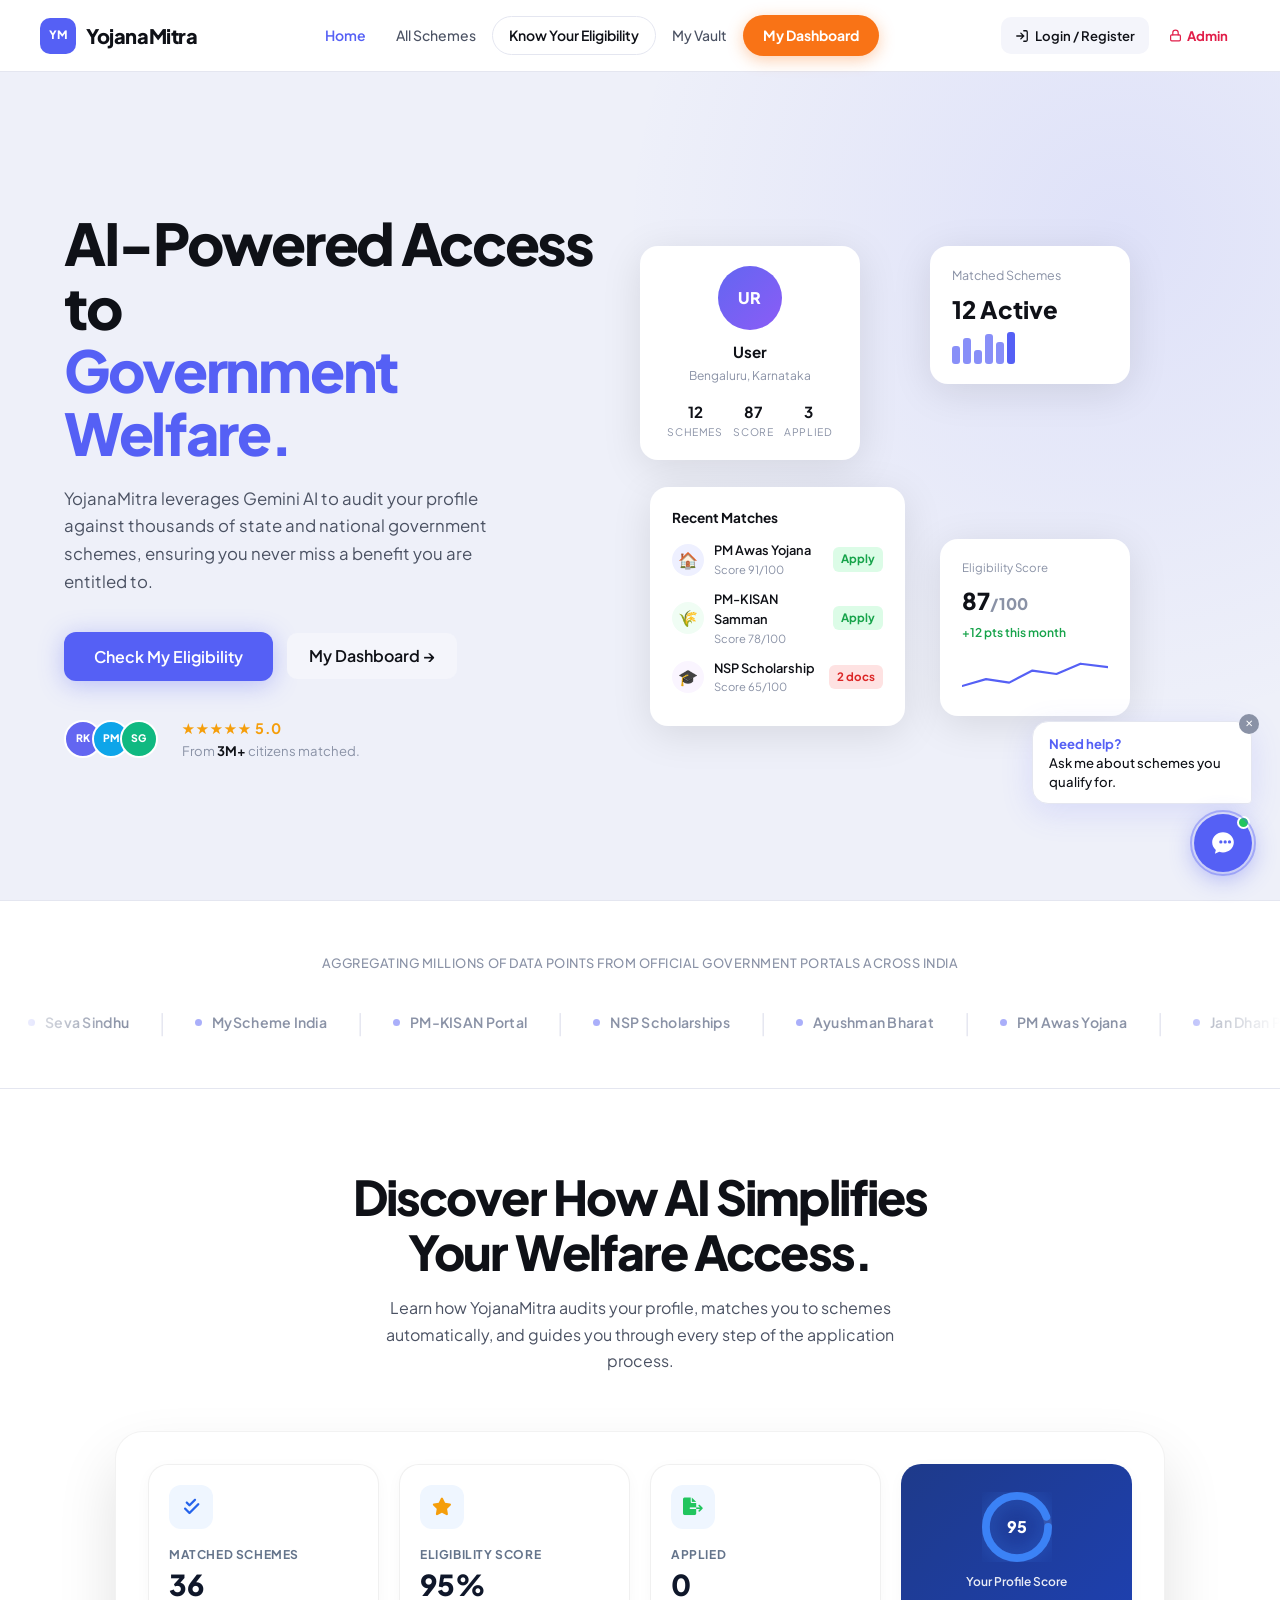
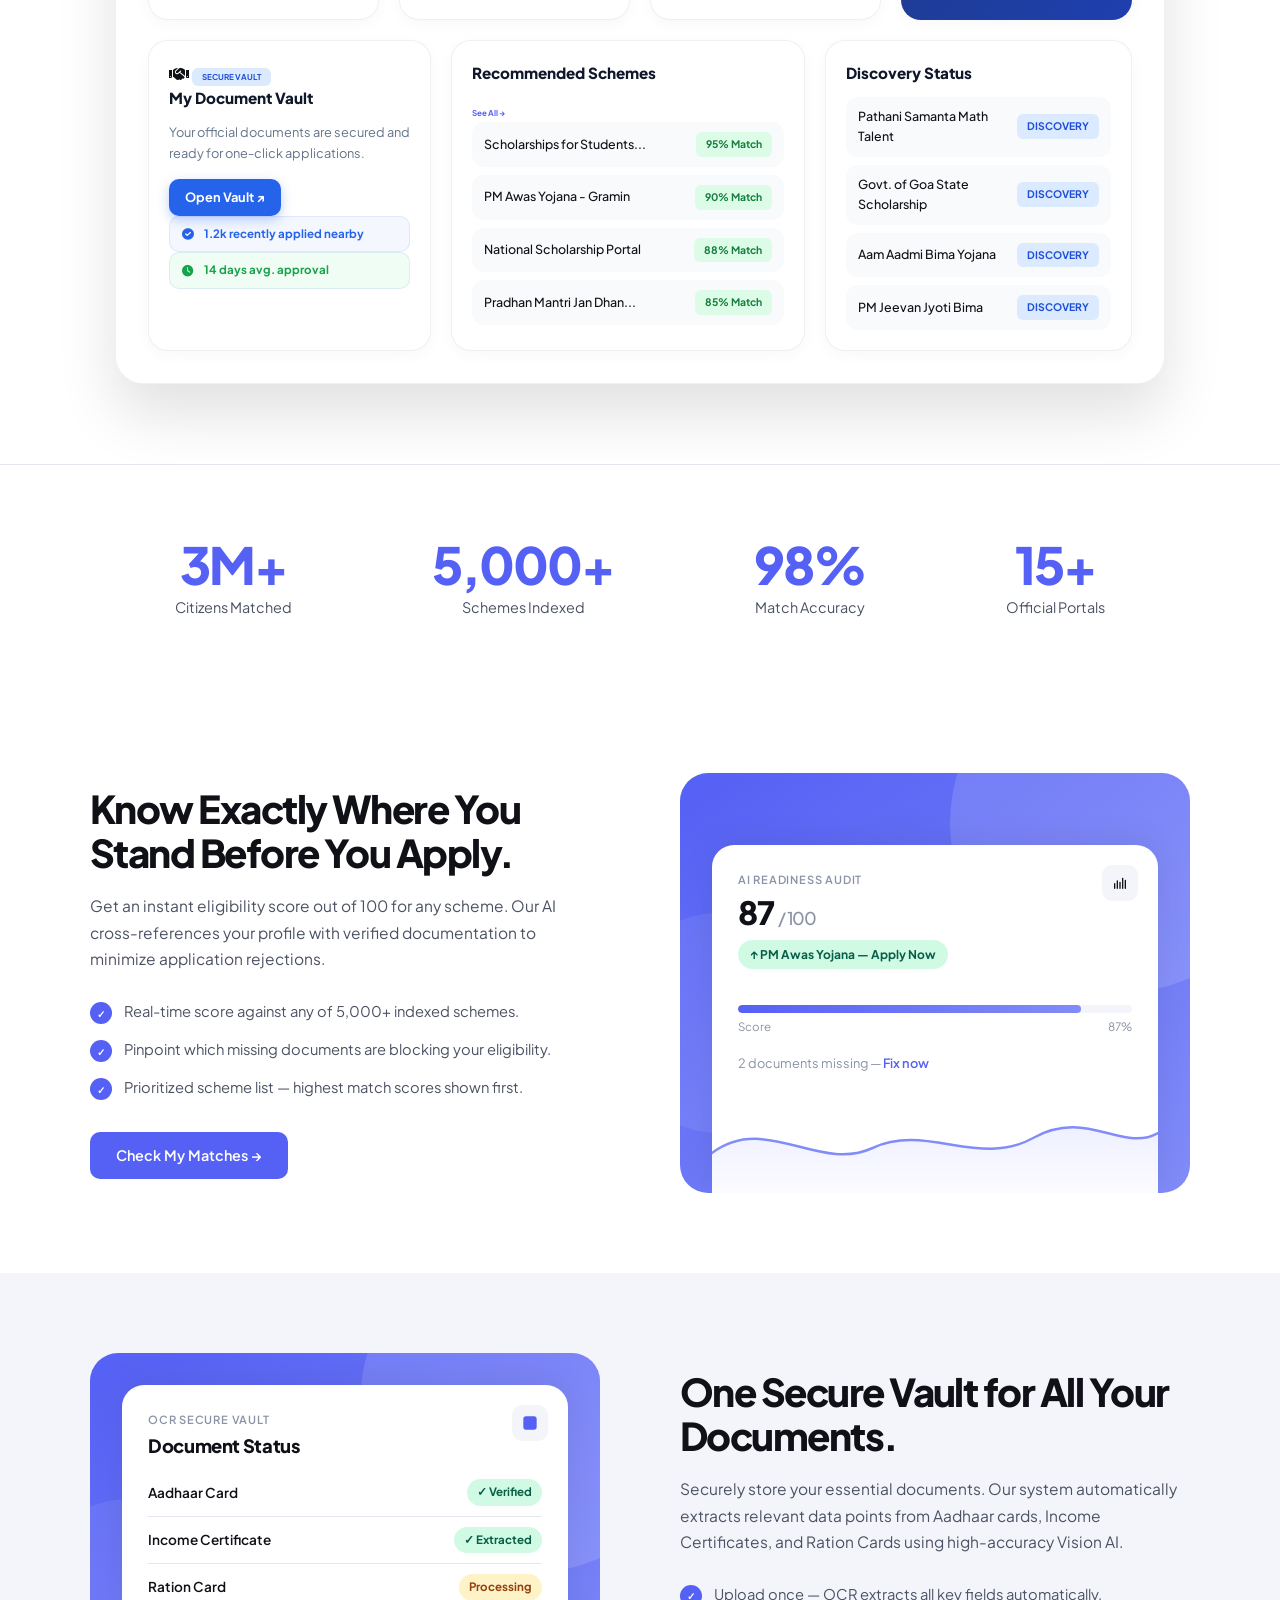
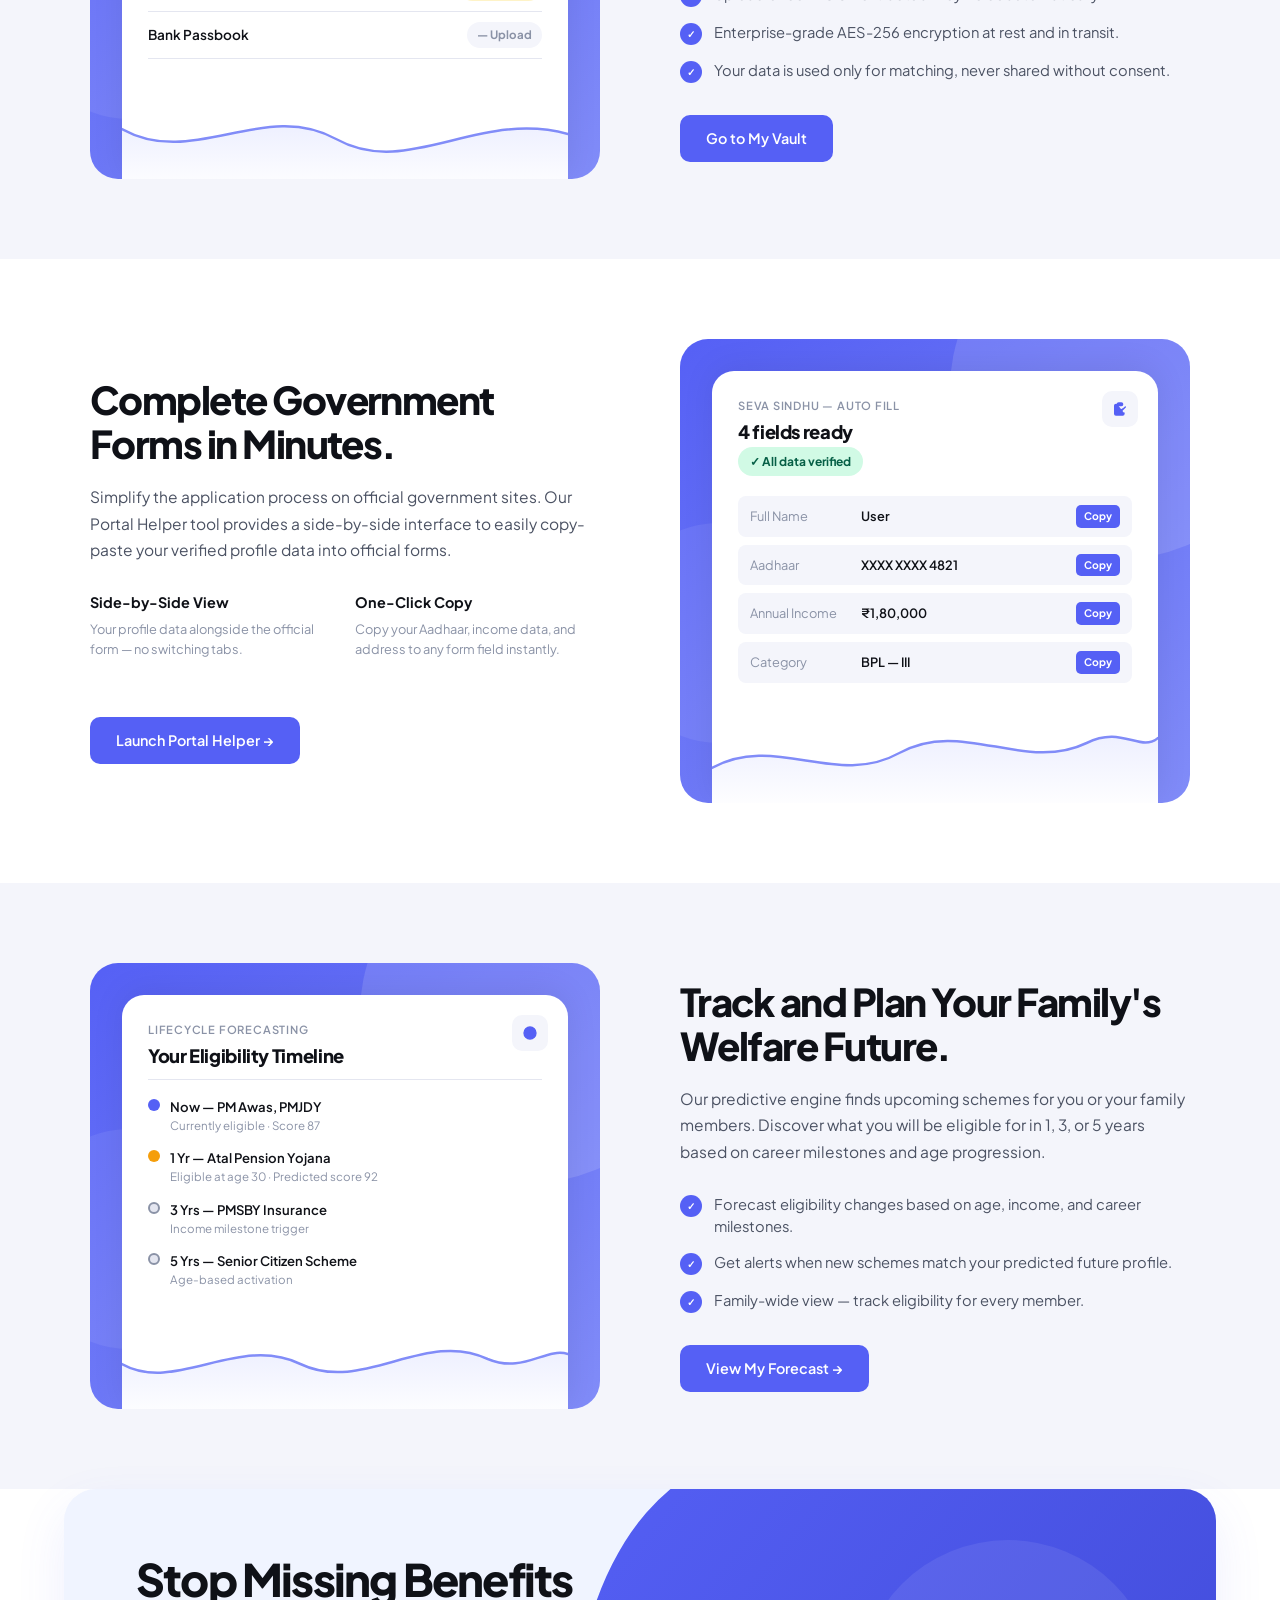
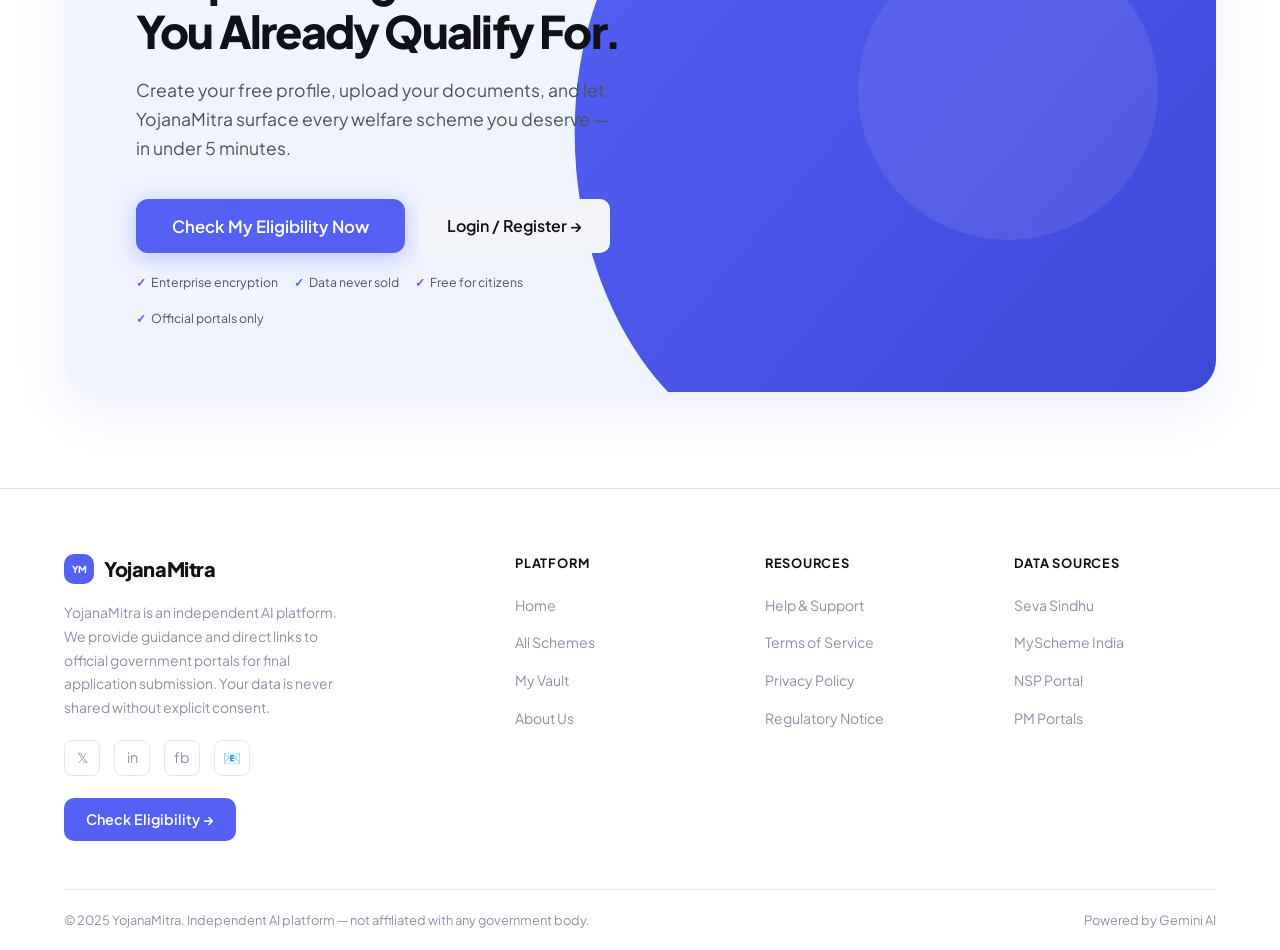
<file: static/index.html>
<!DOCTYPE html>
<html lang="en">
<head>
<meta charset="UTF-8" />
<meta name="viewport" content="width=device-width, initial-scale=1.0" />
<title>YojanaMitra — AI-Powered Access to Government Welfare</title>
<link rel="preconnect" href="https://fonts.googleapis.com" />
<link rel="preconnect" href="https://fonts.gstatic.com" crossorigin />
<link href="https://fonts.googleapis.com/css2?family=Plus+Jakarta+Sans:wght@300;400;500;600;700;800&display=swap" rel="stylesheet" />
<link href="https://cdnjs.cloudflare.com/ajax/libs/font-awesome/6.0.0/css/all.min.css" rel="stylesheet" />
 
<style>
/* ─────────────────────────────────────────────────────────────
   ROOT & RESET
───────────────────────────────────────────────────────────── */
*, *::before, *::after { box-sizing: border-box; margin: 0; padding: 0; }
html { scroll-behavior: smooth; }
 
:root {
  --white: #ffffff;
  --bg-page: #f4f5fb;          /* very light lavender-white */
  --bg-hero: #eef0f9;
  --accent: #5560f5;           /* Cluster's signature indigo/blue-purple */
  --accent-dark: #3d47d4;
  --accent-light: #eef0ff;
  --text-dark: #0f1117;
  --text-mid: #4b5263;
  --text-muted: #8a92a6;
  --green: #22c55e;
  --red: #ef4444;
  --border: #e4e6f0;
  --card-bg: #ffffff;
  --radius-sm: 10px;
  --radius: 18px;
  --radius-lg: 24px;
  --font: 'Plus Jakarta Sans', sans-serif;
}
 
body {
  font-family: var(--font);
  background: var(--white);
  color: var(--text-dark);
  overflow-x: hidden;
  font-size: 16px;
  line-height: 1.6;
}

i.fas, i.fa-solid { font-family: "Font Awesome 6 Free" !important; font-weight: 900; }
 
a { text-decoration: none; color: inherit; }
img { max-width: 100%; }
 
/* ─────────────────────────────────────────────────────────────
   HEADER
───────────────────────────────────────────────────────────── */
header {
  position: sticky;
  top: 0; z-index: 200;
  background: rgba(255,255,255,0.92);
  backdrop-filter: blur(16px);
  border-bottom: 1px solid var(--border);
  padding: 0 40px;
  height: 72px;
  display: flex;
  align-items: center;
  justify-content: space-between;
  gap: 12px;
}
 
.logo {
  display: flex; align-items: center; gap: 10px;
  font-weight: 800; font-size: 1.25rem; color: var(--text-dark);
  letter-spacing: -0.02em;
}
.logo-mark {
  width: 36px; height: 36px; border-radius: 10px;
  background: var(--accent);
  display: grid; place-items: center;
  color: white; font-size: 0.72rem; font-weight: 800;
  letter-spacing: -0.5px;
  font-family: var(--font);
}
 
nav { display: flex; align-items: center; gap: 2px; }
nav a {
  padding: 8px 14px;
  border-radius: 8px;
  font-size: 0.875rem; font-weight: 500;
  color: var(--text-mid);
  transition: background 0.18s, color 0.18s;
  white-space: nowrap;
}
nav a:hover { background: var(--bg-page); color: var(--text-dark); }
nav a.active { color: var(--accent); font-weight: 600; }
 
/* outlined nav link — "Know Your Eligibility" style */
nav a.nav-outlined {
  border: 1.5px solid var(--border);
  border-radius: 100px;
  padding: 7px 16px;
  color: var(--text-dark);
  font-weight: 600;
}
nav a.nav-outlined:hover { border-color: var(--accent); color: var(--accent); background: transparent; }
 
/* filled orange CTA — "My Dashboard" style */
nav a.nav-cta {
  background: #f97316;
  color: white;
  border-radius: 100px;
  padding: 9px 20px;
  font-weight: 700;
  font-size: 0.875rem;
  box-shadow: 0 4px 16px rgba(249,115,22,0.35);
}
nav a.nav-cta:hover { background: #ea6a0a; color: white; }
 
.header-actions { display: flex; align-items: center; gap: 8px; flex-shrink: 0; }
 
.lang-switcher {
  display: flex;
  border: 1.5px solid var(--border);
  border-radius: 8px; overflow: hidden;
}
.lang-switcher button {
  background: none; border: none; cursor: pointer;
  font-family: var(--font); font-size: 0.8rem; font-weight: 600;
  padding: 6px 13px; color: var(--text-muted);
  transition: all 0.18s;
}
.lang-switcher button.on { background: var(--accent); color: white; }
 
.btn {
  display: inline-flex; align-items: center; gap: 6px;
  padding: 10px 22px; border-radius: 10px;
  font-family: var(--font); font-size: 0.875rem; font-weight: 600;
  cursor: pointer; border: none; transition: all 0.2s;
}
.btn-ghost { background: var(--bg-page); color: var(--text-dark); }
.btn-ghost:hover { background: var(--border); }
.btn-dark { background: var(--text-dark); color: white; border-radius: 12px; padding: 11px 26px; }
.btn-dark:hover { background: #1e2330; }
.btn-primary { background: var(--accent); color: white; }
.btn-primary:hover { background: var(--accent-dark); }
 
/* ─────────────────────────────────────────────────────────────
   HERO — split layout (text left, floating cards right)
───────────────────────────────────────────────────────────── */
.hero {
  background: var(--bg-hero);
  min-height: calc(100vh - 72px);
  display: grid;
  grid-template-columns: 1fr 1fr;
  align-items: center;
  gap: 0;
  padding: 64px 64px 64px;
  position: relative;
  overflow: hidden;
}
 
/* subtle diagonal swoosh like Cluster */
.hero::before {
  content: '';
  position: absolute;
  width: 900px; height: 900px;
  background: radial-gradient(ellipse at 60% 40%, rgba(85,96,245,0.1) 0%, transparent 65%);
  top: -200px; right: -200px;
  pointer-events: none;
}
 
.hero-left { padding-right: 40px; }
 
.hero-left h1 {
  font-size: clamp(2.6rem, 4.5vw, 3.8rem);
  font-weight: 800;
  line-height: 1.1;
  letter-spacing: -0.04em;
  color: var(--text-dark);
  margin-bottom: 20px;
}
.hero-left h1 span { color: var(--accent); }
 
.hero-left p {
  font-size: 1.05rem;
  color: var(--text-mid);
  font-weight: 400;
  line-height: 1.65;
  max-width: 460px;
  margin-bottom: 36px;
}
 
.hero-cta-row { display: flex; align-items: center; gap: 14px; flex-wrap: wrap; }
.btn-hero {
  background: var(--accent);
  color: white; font-size: 1rem;
  padding: 14px 30px; border-radius: 12px;
  border: none; cursor: pointer; font-family: var(--font); font-weight: 600;
  transition: background 0.2s, transform 0.15s;
  box-shadow: 0 4px 24px rgba(85,96,245,0.35);
}
.btn-hero:hover { background: var(--accent-dark); transform: translateY(-1px); }
 
.hero-rating {
  display: flex; align-items: center; gap: 10px;
  margin-top: 36px;
}
.rating-avatars {
  display: flex;
}
.rating-avatars .av {
  width: 38px; height: 38px; border-radius: 50%;
  border: 2.5px solid white;
  margin-right: -10px;
  font-size: 0.65rem;
  font-weight: 800;
  letter-spacing: 0.02em;
  display: grid; place-items: center;
  overflow: hidden;
  font-family: var(--font);
  color: white;
}
.rating-avatars .av:last-child { margin-right: 0; }
.av-rk { background: #6366f1; }
.av-pm { background: #0ea5e9; }
.av-sg { background: #10b981; }
.rating-info { margin-left: 14px; }
.stars { color: #f59e0b; font-size: 0.9rem; letter-spacing: 1px; }
.rating-text { font-size: 0.82rem; color: var(--text-muted); }
.rating-text strong { color: var(--text-dark); }
 
/* ── HERO RIGHT — floating UI cards ── */
.hero-right {
  position: relative;
  height: 520px;
  display: flex;
  align-items: center;
  justify-content: center;
  max-width: 480px;
}
 
.ui-card {
  background: white;
  border-radius: var(--radius);
  box-shadow: 0 8px 40px rgba(0,0,0,0.10);
  padding: 20px 22px;
  position: absolute;
}
 
/* Profile card — top left area */
.card-profile {
  width: 220px;
  top: 20px; left: 0;
  text-align: center;
  animation: floatA 4s ease-in-out infinite;
}
.card-profile .av-large {
  width: 64px; height: 64px; border-radius: 50%;
  background: linear-gradient(135deg, #6366f1, #8b5cf6);
  margin: 0 auto 10px;
  display: grid; place-items: center;
  font-size: 1rem; font-weight: 800;
  color: white; letter-spacing: 0.03em;
  font-family: var(--font);
}
.card-profile h4 { font-size: 0.95rem; font-weight: 700; margin-bottom: 2px; }
.card-profile .loc { font-size: 0.75rem; color: var(--text-muted); margin-bottom: 14px; }
.profile-stats { display: flex; justify-content: space-around; }
.ps { text-align: center; }
.ps .n { font-size: 0.95rem; font-weight: 700; }
.ps .l { font-size: 0.65rem; color: var(--text-muted); text-transform: uppercase; letter-spacing: 0.06em; }
 
/* Spent card — top right */
.card-spent {
  width: 200px;
  top: 20px; right: -10px;
  animation: floatB 4.5s ease-in-out infinite;
}
.card-spent .label { font-size: 0.78rem; color: var(--text-muted); margin-bottom: 4px; }
.card-spent .amount { font-size: 1.5rem; font-weight: 800; color: var(--text-dark); }
.mini-bars {
  display: flex; align-items: flex-end; gap: 3px; margin-top: 4px;
  height: 32px;
}
.mini-bar {
  width: 8px; border-radius: 3px;
  background: var(--accent);
  opacity: 0.7;
}
 
/* Transfers card — bottom left */
.card-transfers {
  width: 255px;
  bottom: 20px; left: 10px;
  animation: floatC 5s ease-in-out infinite;
}
.card-transfers h5 { font-size: 0.85rem; font-weight: 700; margin-bottom: 12px; }
.transfer-row {
  display: flex; align-items: center; gap: 10px;
  margin-bottom: 10px; font-size: 0.8rem;
}
.transfer-row .t-av {
  width: 32px; height: 32px; border-radius: 50%; flex-shrink: 0;
  display: grid; place-items: center; font-size: 1rem;
}
.t-blue { background: #eef0ff; }
.t-green { background: #f0fdf4; }
.t-purple { background: #faf5ff; }
.transfer-row .t-info { flex: 1; }
.transfer-row .t-name { font-weight: 600; font-size: 0.8rem; }
.transfer-row .t-time { font-size: 0.7rem; color: var(--text-muted); }
.tag-pos { background: #dcfce7; color: #16a34a; font-size: 0.72rem; font-weight: 700; padding: 3px 8px; border-radius: 6px; }
.tag-neg { background: #fee2e2; color: #dc2626; font-size: 0.72rem; font-weight: 700; padding: 3px 8px; border-radius: 6px; }
 
/* Earnings card — bottom right */
.card-earnings {
  width: 190px;
  bottom: 30px; right: -10px;
  animation: floatD 3.8s ease-in-out infinite;
}
.card-earnings .label { font-size: 0.72rem; color: var(--text-muted); margin-bottom: 4px; }
.card-earnings .amount { font-size: 1.45rem; font-weight: 800; }
.card-earnings .change { font-size: 0.75rem; color: #16a34a; font-weight: 600; margin: 4px 0 10px; }
.mini-line {
  width: 100%; height: 44px;
  background: none;
  position: relative;
  overflow: visible;
}
.mini-line svg { width: 100%; height: 100%; }
 
@keyframes floatA { 0%,100%{transform:translateY(0)} 50%{transform:translateY(-10px)} }
@keyframes floatB { 0%,100%{transform:translateY(0)} 50%{transform:translateY(-14px)} }
@keyframes floatC { 0%,100%{transform:translateY(0)} 50%{transform:translateY(-8px)} }
@keyframes floatD { 0%,100%{transform:translateY(0)} 50%{transform:translateY(-12px)} }
 
/* ── Google Translate widget overrides ── */
#google_translate_element { display: flex; align-items: center; }
#google_translate_element .goog-te-gadget { font-size: 0 !important; }
#google_translate_element .goog-te-gadget-simple {
  background: var(--bg-page) !important;
  border: 1.5px solid var(--border) !important;
  border-radius: 8px !important;
  padding: 6px 10px !important;
  font-size: 0.8rem !important;
  font-family: var(--font) !important;
  display: flex !important;
  align-items: center !important;
  cursor: pointer;
  white-space: nowrap;
}
#google_translate_element .goog-te-gadget-simple span,
#google_translate_element .goog-te-gadget-simple .goog-te-menu-value span {
  color: var(--text-dark) !important;
  font-weight: 600 !important;
  font-family: var(--font) !important;
  font-size: 0.8rem !important;
  border: none !important;
}
#google_translate_element .goog-te-gadget-simple img { display: inline-block; }
/* hide "Powered by Google" bar at top */
.goog-te-banner-frame { display: none !important; }
body { top: 0 !important; }
.skiptranslate { display: none !important; }
 
/* ─────────────────────────────────────────────────────────────
   LOGO TRUST STRIP — MARQUEE
───────────────────────────────────────────────────────────── */
.trust-strip {
  padding: 52px 0 44px;
  text-align: center;
  background: white;
  border-top: 1px solid var(--border);
  border-bottom: 1px solid var(--border);
}
.trust-strip-label {
  font-size: 0.8rem;
  color: var(--text-muted);
  margin-bottom: 28px;
  font-weight: 500;
  letter-spacing: 0.04em;
  text-transform: uppercase;
}
 
/* marquee track */
.marquee-outer {
  overflow: hidden;
  position: relative;
  width: 100%;
}
/* fade edges */
.marquee-outer::before,
.marquee-outer::after {
  content: '';
  position: absolute;
  top: 0; bottom: 0;
  width: 120px;
  z-index: 2;
  pointer-events: none;
}
.marquee-outer::before { left: 0; background: linear-gradient(to right, white, transparent); }
.marquee-outer::after  { right: 0; background: linear-gradient(to left, white, transparent); }
 
.marquee-track {
  display: flex;
  width: max-content;
  animation: marquee-slide 28s linear infinite;
}
.marquee-track:hover { animation-play-state: paused; }
 
@keyframes marquee-slide {
  0%   { transform: translateX(0); }
  100% { transform: translateX(-50%); }
}
 
.logo-pill {
  display: inline-flex; align-items: center; gap: 10px;
  color: var(--text-muted); font-size: 0.88rem; font-weight: 600;
  letter-spacing: 0.02em;
  padding: 10px 28px;
  white-space: nowrap;
  flex-shrink: 0;
}
.logo-pill .lp-dot {
  width: 7px; height: 7px;
  border-radius: 50%;
  background: var(--accent);
  flex-shrink: 0;
  opacity: 0.5;
}
 
/* separator dot between pills */
.pill-sep {
  color: var(--border);
  font-size: 1.4rem;
  align-self: center;
  flex-shrink: 0;
  padding: 0 2px;
  line-height: 1;
  font-weight: 300;
}
 
/* ─────────────────────────────────────────────────────────────
   DISCOVER SECTION — centered heading + big dashboard mock
───────────────────────────────────────────────────────────── */
.discover {
  padding: 80px 64px;
  background: white;
  text-align: center;
}
.discover h2 {
  font-size: clamp(2rem, 4vw, 3rem);
  font-weight: 800; letter-spacing: -0.04em; line-height: 1.15;
  margin-bottom: 16px;
}
.discover > p {
  font-size: 1rem; color: var(--text-mid);
  max-width: 560px; margin: 0 auto 56px;
  line-height: 1.65;
}
 
/* Mocked dashboard */
.dashboard-mock {
  display: block !important;
  background: white !important;
  padding: 32px !important;
  border-radius: 28px !important;
  box-shadow: 0 30px 60px rgba(0,0,0,0.12) !important;
  border: 1px solid rgba(0,0,0,0.05) !important;
  max-width: 1050px !important;
  margin: 0 auto;
  text-align: left;
  position: relative;
}

.mock-grid {
  display: grid;
  grid-template-columns: repeat(4, 1fr);
  gap: 20px;
  width: 100%;
}

.mock-card {
  background: white;
  border-radius: 20px;
  padding: 20px;
  border: 1px solid rgba(0,0,0,0.06);
  box-shadow: 0 4px 15px rgba(0,0,0,0.03);
  text-align: left;
  transition: all 0.3s ease;
}

.mock-card:hover { transform: translateY(-3px); box-shadow: 0 10px 25px rgba(0,0,0,0.06); }

/* KPI CARDS */
.mkpi-icon {
  width: 44px; height: 44px;
  border-radius: 12px;
  background: #eff6ff;
  color: #2563eb;
  display: flex; align-items: center; justify-content: center;
  font-size: 1.1rem;
  margin-bottom: 16px;
}
.mkpi-label { font-size: 0.75rem; color: #64748b; font-weight: 700; text-transform: uppercase; letter-spacing: 0.05em; margin-bottom: 6px; }
.mkpi-val { font-size: 1.8rem; font-weight: 800; color: #0f172a; line-height: 1; }

/* GAUGE CARD */
.mock-card.gauge-card {
  background: linear-gradient(135deg, #1e3a8a 0%, #1e40af 100%);
  color: white;
  display: flex;
  flex-direction: column;
  justify-content: center;
  align-items: center;
  padding: 20px;
  border: none;
}
.mock-gauge {
  position: relative;
  width: 70px; height: 70px;
  margin-bottom: 10px;
}
.mock-gauge-circle { fill: none; stroke: rgba(255,255,255,0.1); stroke-width: 4; }
.mock-gauge-fill { 
  fill: none; stroke: #3b82f6; stroke-width: 4; stroke-linecap: round; 
  stroke-dasharray: 100; stroke-dashoffset: 5; 
  filter: drop-shadow(0 0 5px rgba(59, 130, 246, 0.5));
}
.mock-gauge-val { position: absolute; top:50%; left:50%; transform:translate(-50%,-50%); font-size: 1rem; font-weight: 800; }
.mock-gauge-label { font-size: 0.75rem; font-weight: 600; opacity: 0.9; text-align: center; }

/* SECOND ROW */
.mock-grid-bottom {
  display: grid;
  grid-template-columns: 1.2fr 1.5fr 1.3fr;
  gap: 20px;
  margin-top: 20px;
}

.mock-card h5 { font-size: 0.95rem; font-weight: 800; color: #0f172a; margin-bottom: 12px; display: flex; align-items: center; gap: 8px; }
.mock-card p { font-size: 0.8rem; color: #64748b; line-height: 1.6; margin-bottom: 16px; }

.mock-btn {
  width: max-content;
  padding: 8px 16px;
  background: #2563eb;
  color: white;
  border-radius: 10px;
  font-size: 0.8rem;
  font-weight: 700;
  border: none;
  cursor: pointer;
  box-shadow: 0 4px 12px rgba(37, 99, 235, 0.3);
}

/* LISTS */
.mock-list-item {
  display: flex; align-items: center; justify-content: space-between;
  padding: 10px 12px;
  background: #f8fafc;
  border-radius: 12px;
  margin-bottom: 8px;
  font-size: 0.78rem;
  font-weight: 500;
  transition: all 0.2s;
}
.mock-list-item:hover { background: #eff6ff; transform: translateX(5px); }
.mock-list-item:last-child { margin-bottom: 0; }
.mock-tag { font-size: 0.65rem; font-weight: 700; padding: 4px 10px; border-radius: 6px; }
.tag-green { background: #dcfce7; color: #15803d; }
.tag-blue { background: #dbeafe; color: #1d4ed8; }

.insight-pills { display: flex; flex-direction: column; gap: 8px; }
.insight-pill {
  display: flex; align-items: center; gap: 10px;
  background: rgba(37, 99, 235, 0.05);
  color: #2563eb;
  padding: 8px 12px;
  border-radius: 10px;
  font-size: 0.72rem;
  font-weight: 700;
  border: 1px solid rgba(37, 99, 235, 0.1);
}

.dash-cards-row { display: none; }
 
/* ─────────────────────────────────────────────────────────────
   STATS ROW
───────────────────────────────────────────────────────────── */
.stats-row {
  padding: 64px 32px;
  background: white;
  display: flex;
  justify-content: center;
  gap: 40px 100px;
  flex-wrap: wrap;
  border-top: 1px solid var(--border);
}
.stat-item { padding: 10px 20px; text-align: center; }
.stat-num {
  font-size: clamp(2.2rem, 4vw, 3.5rem);
  font-weight: 800;
  color: var(--accent);
  letter-spacing: -0.04em;
  line-height: 1;
  margin-bottom: 6px;
}
.stat-lbl { font-size: 0.9rem; color: var(--text-mid); font-weight: 400; }
 
/* ─────────────────────────────────────────────────────────────
   FEATURE ROW — alternating left-text / right-visual-in-blue-card
───────────────────────────────────────────────────────────── */
.feature-section { padding: 80px 64px; background: white; }
.feature-section.gray { background: var(--bg-page); }
 
.feature-row {
  display: grid;
  grid-template-columns: 1fr 1fr;
  gap: 80px;
  align-items: center;
  max-width: 1100px;
  margin: 0 auto;
}

.feature-row.flip .feature-visual-wrap { order: -1; }
 
.feature-text h2 {
  font-size: clamp(1.8rem, 3vw, 2.6rem);
  font-weight: 800;
  letter-spacing: -0.04em;
  line-height: 1.15;
  margin-bottom: 18px;
}
.feature-text p {
  font-size: 0.97rem; color: var(--text-mid);
  line-height: 1.7; margin-bottom: 28px;
}
 
.bullet-list { list-style: none; margin-bottom: 32px; }
.bullet-list li {
  display: flex; align-items: flex-start; gap: 12px;
  font-size: 0.92rem; color: var(--text-mid);
  margin-bottom: 14px; line-height: 1.5;
}
.bullet-list li::before {
  content: '✓';
  flex-shrink: 0;
  width: 22px; height: 22px;
  background: var(--accent);
  color: white;
  border-radius: 50%;
  display: grid; place-items: center;
  font-size: 0.65rem; font-weight: 800;
  margin-top: 2px;
}
 
.mini-feature-grid { display: grid; grid-template-columns: 1fr 1fr; gap: 20px; margin-bottom: 30px; }
.mini-feat h5 { font-size: 0.9rem; font-weight: 700; margin-bottom: 6px; }
.mini-feat p { font-size: 0.8rem; color: var(--text-muted); line-height: 1.5; }
 
/* ── Feature visual: blue gradient frame + floating white card ── */
.feature-visual-wrap {
  position: relative;
}
 
.blue-frame {
  background: linear-gradient(145deg, var(--accent) 0%, #818cf8 100%);
  border-radius: 28px;
  padding: 32px 32px 0 32px;      /* no bottom padding — card bleeds to edge */
  position: relative;
  overflow: hidden;
  min-height: 420px;
  display: flex;
  align-items: flex-end;
  justify-content: center;
}
 
/* sweeping arc light — top right, like reference */
.blue-frame::before {
  content: '';
  position: absolute;
  width: 340px; height: 340px;
  border-radius: 50%;
  background: rgba(255,255,255,0.13);
  top: -120px; right: -100px;
  pointer-events: none;
}
/* second softer arc — bottom left */
.blue-frame::after {
  content: '';
  position: absolute;
  width: 220px; height: 220px;
  border-radius: 50%;
  background: rgba(255,255,255,0.07);
  bottom: 60px; left: -70px;
  pointer-events: none;
}
 
/* The white card — floats inside, bottom-anchored, no bottom radius */
.floating-white-card {
  background: white;
  border-radius: 22px 22px 0 0;   /* flat bottom — bleeds into frame */
  padding: 26px 26px 28px;
  box-shadow: 0 -4px 32px rgba(0,0,0,0.08);
  position: relative;
  z-index: 2;
  width: 100%;
  overflow: hidden;               /* so SVG wave stays clipped inside */
}
 
/* top-right icon badge inside white card */
.fw-icon-badge {
  position: absolute;
  top: 20px; right: 20px;
  width: 36px; height: 36px;
  background: var(--bg-page);
  border-radius: 10px;
  display: grid; place-items: center;
}
.fw-icon-badge svg {
  width: 16px; height: 16px;
  fill: var(--accent);
}
 
.fw-label {
  font-size: 0.7rem;
  color: var(--text-muted);
  text-transform: uppercase;
  letter-spacing: .07em;
  margin-bottom: 6px;
  font-weight: 600;
}
.fw-val {
  font-size: 2rem;
  font-weight: 800;
  color: var(--text-dark);
  letter-spacing: -0.04em;
  line-height: 1.1;
  margin-bottom: 10px;
}
.fw-val-sm {
  font-size: 1.15rem;
  font-weight: 800;
  color: var(--text-dark);
  letter-spacing: -0.02em;
  line-height: 1.2;
  margin-bottom: 12px;
}
.fw-badge {
  display: inline-flex; align-items: center; gap: 5px;
  background: #d1fae5; color: #065f46;
  font-size: 0.75rem; font-weight: 700;
  padding: 5px 12px; border-radius: 100px;
  margin-bottom: 20px;
}
 
/* wave SVG at bottom of white card */
.fw-wave {
  display: block;
  width: calc(100% + 52px);   /* bleed beyond padding */
  margin: 20px -26px -28px;   /* pull to edges and bottom */
  height: 100px;
}
 
/* progress bar */
.fw-bar-wrap {
  background: var(--bg-page);
  border-radius: 6px; height: 8px;
  margin: 16px 0 5px; overflow: hidden;
}
.fw-bar-fill {
  height: 100%;
  border-radius: 6px;
  background: linear-gradient(90deg, var(--accent), #818cf8);
}
.fw-bar-labels {
  display: flex; justify-content: space-between;
  font-size: 0.72rem; color: var(--text-muted);
  margin-bottom: 16px;
}
 
.doc-row {
  display: flex; align-items: center; gap: 10px;
  padding: 10px 0; border-bottom: 1px solid var(--border);
}
.doc-row:last-child { border-bottom: none; }
.doc-row .dn { font-size: 0.85rem; font-weight: 600; flex: 1; color: var(--text-dark); }
.doc-row .dt { font-size: 0.72rem; font-weight: 700; padding: 4px 10px; border-radius: 100px; white-space: nowrap; }
.dt-ok   { background: #d1fae5; color: #065f46; }
.dt-proc { background: #fef3c7; color: #92400e; }
.dt-pend { background: var(--bg-page); color: var(--text-muted); }
 
.portal-row {
  display: flex; align-items: center; gap: 8px;
  background: var(--bg-page); border-radius: 8px;
  padding: 9px 12px; margin-bottom: 8px;
  font-size: 0.8rem;
}
.portal-row .pf { color: var(--text-muted); flex: 1; }
.portal-row .pv { font-weight: 600; flex: 2; }
.copy-chip { background: var(--accent); color: white; font-size: 0.65rem; font-weight: 700; padding: 3px 8px; border-radius: 5px; cursor: pointer; flex-shrink: 0; }
 
.tl-row { display: flex; gap: 10px; align-items: flex-start; margin-bottom: 12px; }
.tl-dot { width: 12px; height: 12px; border-radius: 50%; flex-shrink: 0; margin-top: 3px; }
.tl-now { background: var(--accent); }
.tl-soon { background: #f59e0b; }
.tl-future { background: var(--border); border: 2px solid var(--text-muted); }
.tl-label { font-size: 0.82rem; font-weight: 600; }
.tl-sub { font-size: 0.72rem; color: var(--text-muted); }
 
/* ─────────────────────────────────────────────────────────────
   CTA BANNER
───────────────────────────────────────────────────────────── */
.cta-section { padding: 0 64px 96px; background: white; }
.cta-banner {
  background: #f0f4ff;          /* Light unified background */
  border-radius: 32px;
  display: grid;
  grid-template-columns: 55% 45%;
  align-items: center;
  position: relative;
  overflow: hidden;
  min-height: 420px;
  box-shadow: 0 20px 50px rgba(85,96,245,0.1);
}

/* Fluid ribbon shape on the right */
.cta-banner::after {
  content: '';
  position: absolute;
  top: -50px; right: -50px; bottom: -50px;
  width: 60%;
  background: linear-gradient(135deg, var(--accent) 0%, #3d47d4 100%);
  border-radius: 30% 70% 70% 30% / 50% 0% 0% 50%;
  z-index: 0;
  transform: rotate(-5deg);
}

/* Extra decorative bubble inside the ribbon */
.cta-banner::before {
  content: '';
  position: absolute;
  width: 300px; height: 300px; border-radius: 50%;
  background: rgba(255,255,255,0.08);
  top: 10%; right: 5%;
  z-index: 1;
  pointer-events: none;
}
 
.cta-left {
  position: relative;
  z-index: 1;
  padding: 64px 48px 64px 72px;
  display: flex;
  flex-direction: column;
  justify-content: center;
  overflow: hidden;             /* nuclear option — text cannot escape */
  min-width: 0;                 /* prevents grid blowout */
}
.cta-left h2 {
  font-size: clamp(1.6rem, 2.6vw, 2.4rem);
  font-weight: 800; letter-spacing: -0.04em;
  line-height: 1.15; margin-bottom: 14px;
  /* hard max so long words never reach the blue panel */
  max-width: 100%;
  word-break: break-word;
}
.cta-left p {
  font-size: 0.95rem; color: var(--text-mid);
  line-height: 1.65; margin-bottom: 28px;
  max-width: 380px;
}
.trust-chips { display: flex; gap: 16px; flex-wrap: wrap; margin-top: 20px; }
.tc { display: flex; align-items: center; gap: 5px; font-size: 0.77rem; color: var(--text-mid); }
.tc::before { content: '✓'; color: var(--accent); font-weight: 700; }
 
/* ─────────────────────────────────────────────────────────────
   FOOTER
───────────────────────────────────────────────────────────── */
footer {
  background: white;
  border-top: 1px solid var(--border);
  padding: 64px 64px 0;
}
.footer-grid {
  display: grid;
  grid-template-columns: 2fr 1fr 1fr 1fr;
  gap: 48px;
  margin-bottom: 48px;
}
.footer-brand .logo { margin-bottom: 16px; }
.footer-brand p { font-size: 0.87rem; color: var(--text-muted); line-height: 1.7; max-width: 280px; margin-bottom: 20px; }
.social-row { display: flex; gap: 14px; margin-bottom: 22px; }
.social-row a {
  width: 36px; height: 36px; border-radius: 8px;
  border: 1.5px solid var(--border);
  display: grid; place-items: center;
  font-size: 0.9rem; color: var(--text-muted);
  transition: border-color 0.2s, color 0.2s;
}
.social-row a:hover { border-color: var(--accent); color: var(--accent); }
 
.footer-col h5 { font-size: 0.8rem; font-weight: 700; letter-spacing: 0.06em; text-transform: uppercase; color: var(--text-dark); margin-bottom: 18px; }
.footer-col ul { list-style: none; display: flex; flex-direction: column; gap: 12px; }
.footer-col ul li a { font-size: 0.88rem; color: var(--text-muted); transition: color 0.18s; }
.footer-col ul li a:hover { color: var(--accent); }
 
.footer-bottom {
  border-top: 1px solid var(--border);
  padding: 20px 0;
  display: flex; justify-content: space-between; align-items: center;
  font-size: 0.8rem; color: var(--text-muted);
}
 
/* ─────────────────────────────────────────────────────────────
   SCROLL REVEAL
───────────────────────────────────────────────────────────── */
.reveal {
  opacity: 0;
  transform: translateY(30px);
  transition: opacity 0.65s ease, transform 0.65s ease;
}
.reveal.visible { opacity: 1; transform: none; }
 
/* ─────────────────────────────────────────────────────────────
   RESPONSIVE
───────────────────────────────────────────────────────────── */
@media (max-width: 960px) {
  header { padding: 0 24px; }
  nav { display: none; }
  .hero { grid-template-columns: 1fr; padding: 48px 24px; min-height: auto; }
  .hero-left { padding-right: 0; margin-bottom: 40px; }
  .hero-right { display: none; }
  .trust-strip, .discover, .feature-section, .cta-section, footer { padding-left: 24px; padding-right: 24px; }
  .stats-row { grid-template-columns: 1fr 1fr; padding: 40px 24px; }
  .feature-row { grid-template-columns: 1fr; gap: 40px; }
  .feature-row.flip .feature-visual-wrap { order: 0; }
  .cta-banner { grid-template-columns: 1fr; padding: 40px 32px; }
  .cta-right-shape { display: none; }
  .footer-grid { grid-template-columns: 1fr 1fr; }
  .dashboard-mock { grid-template-columns: 1fr; }
  .dash-sidebar { display: none; }
  .dash-kpi-row { grid-template-columns: 1fr 1fr; }
  .dash-cards-row { grid-template-columns: 1fr; }
}
</style>
</head>
<body>
 
<!-- ════════════════════════ HEADER ════════════════════════ -->
<header>
  <a class="logo" href="/">
    <div class="logo-mark">YM</div>
    YojanaMitra
  </a>
 
  <nav>
    <a href="/" class="active">Home</a>
    <a href="all_schemes.html">All Schemes</a>
    <a href="#eligibility" class="nav-outlined" onclick="smoothScrollTo('eligibility')">Know Your Eligibility</a>
    <a href="vault.html">My Vault</a>
    <a href="dashboard.html" class="nav-cta">My Dashboard</a>
  </nav>
 
  <div class="header-actions">
    <!-- Google Translate Widget -->
    <div id="google_translate_element"></div>
    <!-- Login/Register -->
    <a href="auth.html#login" class="btn btn-ghost" style="font-size:0.82rem;display:flex;align-items:center;gap:6px;padding:8px 14px">
      <svg width="14" height="14" viewBox="0 0 24 24" fill="none" stroke="currentColor" stroke-width="2.2" stroke-linecap="round" xmlns="http://www.w3.org/2000/svg"><path d="M15 3h4a2 2 0 012 2v14a2 2 0 01-2 2h-4M10 17l5-5-5-5M15 12H3"/></svg>
      Login / Register
    </a>
    <!-- Admin badge -->
    <a href="admin.html" style="display:flex;align-items:center;gap:5px;font-size:0.82rem;font-weight:700;color:#e11d48;padding:8px 12px;border-radius:8px;transition:background 0.18s" onmouseover="this.style.background='#fff1f2'" onmouseout="this.style.background='transparent'">
      <svg width="13" height="13" viewBox="0 0 24 24" fill="none" stroke="#e11d48" stroke-width="2.2" stroke-linecap="round" stroke-linejoin="round" xmlns="http://www.w3.org/2000/svg"><rect x="3" y="11" width="18" height="11" rx="2"/><path d="M7 11V7a5 5 0 0110 0v4"/></svg>
      Admin
    </a>
  </div>
</header>
 
<!-- ════════════════════════ HERO ════════════════════════ -->
<section class="hero">
  <div class="hero-left">
    <h1>AI-Powered Access to<br /><span>Government Welfare.</span></h1>
    <p>YojanaMitra leverages Gemini AI to audit your profile against thousands of state and national government schemes, ensuring you never miss a benefit you are entitled to.</p>
 
    <div class="hero-cta-row">
      <button class="btn-hero" onclick="smoothScrollTo('eligibility')">Check My Eligibility</button>
      <a href="auth.html#login" class="btn btn-ghost" style="font-size:1rem">My Dashboard →</a>
    </div>
 
    <div class="hero-rating">
      <div class="rating-avatars">
        <div class="av av-rk">RK</div>
        <div class="av av-pm">PM</div>
        <div class="av av-sg">SG</div>
      </div>
      <div class="rating-info">
        <div class="stars">★★★★★ <strong>5.0</strong></div>
        <div class="rating-text">From <strong>3M+</strong> citizens matched.</div>
      </div>
    </div>
  </div>
 
  <div class="hero-right">
    <!-- Profile Card -->
    <div class="ui-card card-profile">
      <div class="av-large">UR</div>
      <h4>User</h4>
      <div class="loc">Bengaluru, Karnataka</div>
      <div class="profile-stats">
        <div class="ps"><div class="n">12</div><div class="l">Schemes</div></div>
        <div class="ps"><div class="n">87</div><div class="l">Score</div></div>
        <div class="ps"><div class="n">3</div><div class="l">Applied</div></div>
      </div>
    </div>
 
    <!-- Spent / Schemes card -->
    <div class="ui-card card-spent">
      <div class="label">Matched Schemes</div>
      <div class="amount">12 Active</div>
      <div class="mini-bars">
        <div class="mini-bar" style="height:18px"></div>
        <div class="mini-bar" style="height:26px"></div>
        <div class="mini-bar" style="height:14px"></div>
        <div class="mini-bar" style="height:30px"></div>
        <div class="mini-bar" style="height:22px"></div>
        <div class="mini-bar" style="height:32px;opacity:1"></div>
      </div>
    </div>
 
    <!-- Transfers / Recent Matches -->
    <div class="ui-card card-transfers">
      <h5>Recent Matches</h5>
      <div class="transfer-row">
        <div class="t-av t-blue">🏠</div>
        <div class="t-info"><div class="t-name">PM Awas Yojana</div><div class="t-time">Score 91/100</div></div>
        <span class="tag-pos">Apply</span>
      </div>
      <div class="transfer-row">
        <div class="t-av t-green">🌾</div>
        <div class="t-info"><div class="t-name">PM-KISAN Samman</div><div class="t-time">Score 78/100</div></div>
        <span class="tag-pos">Apply</span>
      </div>
      <div class="transfer-row">
        <div class="t-av t-purple">🎓</div>
        <div class="t-info"><div class="t-name">NSP Scholarship</div><div class="t-time">Score 65/100</div></div>
        <span class="tag-neg">2 docs</span>
      </div>
    </div>
 
    <!-- Earnings / Eligibility Score Card -->
    <div class="ui-card card-earnings">
      <div class="label">Eligibility Score</div>
      <div class="amount">87<span style="font-size:1rem;color:var(--text-muted)">/100</span></div>
      <div class="change">+12 pts this month</div>
      <div class="mini-line">
        <svg viewBox="0 0 170 44" fill="none" xmlns="http://www.w3.org/2000/svg">
          <polyline points="0,36 28,28 55,32 82,18 110,22 138,10 170,14"
            stroke="#5560f5" stroke-width="2.5" fill="none" stroke-linecap="round" stroke-linejoin="round"/>
        </svg>
      </div>
    </div>
  </div>
</section>
 
<!-- ════════════════════════ TRUST / LOGO STRIP ════════════════════════ -->
<div class="trust-strip">
  <div class="trust-strip-label">Aggregating millions of data points from official government portals across India</div>
  <div class="marquee-outer">
    <div class="marquee-track" id="mq-track">
      <!-- SET A -->
      <div class="logo-pill"><span class="lp-dot"></span>Seva Sindhu</div>
      <span class="pill-sep">|</span>
      <div class="logo-pill"><span class="lp-dot"></span>MyScheme India</div>
      <span class="pill-sep">|</span>
      <div class="logo-pill"><span class="lp-dot"></span>PM-KISAN Portal</div>
      <span class="pill-sep">|</span>
      <div class="logo-pill"><span class="lp-dot"></span>NSP Scholarships</div>
      <span class="pill-sep">|</span>
      <div class="logo-pill"><span class="lp-dot"></span>Ayushman Bharat</div>
      <span class="pill-sep">|</span>
      <div class="logo-pill"><span class="lp-dot"></span>PM Awas Yojana</div>
      <span class="pill-sep">|</span>
      <div class="logo-pill"><span class="lp-dot"></span>Jan Dhan PMJDY</div>
      <span class="pill-sep">|</span>
      <div class="logo-pill"><span class="lp-dot"></span>DigiLocker API</div>
      <span class="pill-sep">|</span>
      <div class="logo-pill"><span class="lp-dot"></span>Atal Pension</div>
      <span class="pill-sep">|</span>
      <div class="logo-pill"><span class="lp-dot"></span>Skill India</div>
      <span class="pill-sep">|</span>
      <!-- SET B (duplicate for seamless loop) -->
      <div class="logo-pill"><span class="lp-dot"></span>Seva Sindhu</div>
      <span class="pill-sep">|</span>
      <div class="logo-pill"><span class="lp-dot"></span>MyScheme India</div>
      <span class="pill-sep">|</span>
      <div class="logo-pill"><span class="lp-dot"></span>PM-KISAN Portal</div>
      <span class="pill-sep">|</span>
      <div class="logo-pill"><span class="lp-dot"></span>NSP Scholarships</div>
      <span class="pill-sep">|</span>
      <div class="logo-pill"><span class="lp-dot"></span>Ayushman Bharat</div>
      <span class="pill-sep">|</span>
      <div class="logo-pill"><span class="lp-dot"></span>PM Awas Yojana</div>
      <span class="pill-sep">|</span>
      <div class="logo-pill"><span class="lp-dot"></span>Jan Dhan PMJDY</div>
      <span class="pill-sep">|</span>
      <div class="logo-pill"><span class="lp-dot"></span>DigiLocker API</div>
      <span class="pill-sep">|</span>
      <div class="logo-pill"><span class="lp-dot"></span>Atal Pension</div>
      <span class="pill-sep">|</span>
      <div class="logo-pill"><span class="lp-dot"></span>Skill India</div>
      <span class="pill-sep">|</span>
    </div>
  </div>
</div>
 
<!-- ════════════════════════ DISCOVER (Dashboard mock) ════════════════════════ -->
<section class="discover reveal">
  <h2>Discover How AI Simplifies<br />Your Welfare Access.</h2>
  <p>Learn how YojanaMitra audits your profile, matches you to schemes automatically, and guides you through every step of the application process.</p>
 
  <div class="dashboard-mock reveal">
    <!-- Top Row KPIs -->
    <div class="mock-grid">
      <div class="mock-card">
        <div class="mkpi-icon"><i class="fas fa-check-double"></i></div>
        <div class="mkpi-label">Matched Schemes</div>
        <div class="mkpi-val">36</div>
      </div>
      <div class="mock-card">
        <div class="mkpi-icon"><i class="fas fa-star" style="color:#f59e0b"></i></div>
        <div class="mkpi-label">Eligibility Score</div>
        <div class="mkpi-val">95%</div>
      </div>
      <div class="mock-card">
        <div class="mkpi-icon"><i class="fas fa-file-export" style="color:#22c55e"></i></div>
        <div class="mkpi-label">Applied</div>
        <div class="mkpi-val">0</div>
      </div>
      <div class="mock-card gauge-card">
        <div class="mock-gauge">
          <svg viewBox="0 0 36 36"><circle class="mock-gauge-circle" cx="18" cy="18" r="16"/><circle class="mock-gauge-fill" cx="18" cy="18" r="16"/></svg>
          <div class="mock-gauge-val">95</div>
        </div>
        <div class="mock-gauge-label">Your Profile Score</div>
      </div>
    </div>

    <!-- Bottom Row Main Content -->
    <div class="mock-grid-bottom">
      <div class="mock-card">
        <div class="d-flex align-items-center gap-2 mb-2">
          <i class="fas fa-handshake text-primary"></i>
          <span class="mock-tag tag-blue" style="font-size:0.5rem">SECURE VAULT</span>
        </div>
        <h5>My Document Vault</h5>
        <p>Your official documents are secured and ready for one-click applications.</p>
        <div class="mock-btn">Open Vault ↗</div>
        <div class="mt-3">
          <div class="insight-pill"><i class="fas fa-check-circle"></i> 1.2k recently applied nearby</div>
          <div class="insight-pill" style="background:#f0fdf4;color:#16a34a"><i class="fas fa-clock"></i> 14 days avg. approval</div>
        </div>
      </div>

      <div class="mock-card">
        <div class="d-flex justify-content-between align-items-center mb-2">
          <h5 class="mb-0">Recommended Schemes</h5>
          <span style="font-size:0.5rem;color:var(--accent);font-weight:700">See All →</span>
        </div>
        <div class="mock-list-item">
          <span>Scholarships for Students...</span>
          <span class="mock-tag tag-green">95% Match</span>
        </div>
        <div class="mock-list-item">
          <span>PM Awas Yojana - Gramin</span>
          <span class="mock-tag tag-green">90% Match</span>
        </div>
        <div class="mock-list-item">
          <span>National Scholarship Portal</span>
          <span class="mock-tag tag-green">88% Match</span>
        </div>
        <div class="mock-list-item">
          <span>Pradhan Mantri Jan Dhan...</span>
          <span class="mock-tag tag-green">85% Match</span>
        </div>
      </div>

      <div class="mock-card">
        <h5>Discovery Status</h5>
        <div class="mock-list-item">
          <span>Pathani Samanta Math Talent</span>
          <span class="mock-tag tag-blue">DISCOVERY</span>
        </div>
        <div class="mock-list-item">
          <span>Govt. of Goa State Scholarship</span>
          <span class="mock-tag tag-blue">DISCOVERY</span>
        </div>
        <div class="mock-list-item">
          <span>Aam Aadmi Bima Yojana</span>
          <span class="mock-tag tag-blue">DISCOVERY</span>
        </div>
        <div class="mock-list-item">
          <span>PM Jeevan Jyoti Bima</span>
          <span class="mock-tag tag-blue">DISCOVERY</span>
        </div>
      </div>
    </div>
  </div>
</section>
 
<!-- ════════════════════════ STATS ROW ════════════════════════ -->
<div class="stats-row reveal">
  <div class="stat-item">
    <div class="stat-num">3M+</div>
    <div class="stat-lbl">Citizens Matched</div>
  </div>
  <div class="stat-item">
    <div class="stat-num">5,000+</div>
    <div class="stat-lbl">Schemes Indexed</div>
  </div>
  <div class="stat-item">
    <div class="stat-num">98%</div>
    <div class="stat-lbl">Match Accuracy</div>
  </div>
  <div class="stat-item">
    <div class="stat-num">15+</div>
    <div class="stat-lbl">Official Portals</div>
  </div>
</div>
 
<!-- ════════════════════════ FEATURE 1 — AI Audit (text left, visual right) ════════════════════════ -->
<section class="feature-section" id="eligibility">
  <div class="feature-row reveal">
    <div class="feature-text">
      <h2>Know Exactly Where You Stand Before You Apply.</h2>
      <p>Get an instant eligibility score out of 100 for any scheme. Our AI cross-references your profile with verified documentation to minimize application rejections.</p>
      <ul class="bullet-list">
        <li>Real-time score against any of 5,000+ indexed schemes.</li>
        <li>Pinpoint which missing documents are blocking your eligibility.</li>
        <li>Prioritized scheme list — highest match scores shown first.</li>
      </ul>
      <a href="dashboard.html" class="btn btn-primary" style="font-size:0.9rem;padding:12px 26px">Check My Matches →</a>
    </div>
    <div class="feature-visual-wrap">
      <div class="blue-frame">
        <div class="floating-white-card">
          <div class="fw-icon-badge">
            <svg viewBox="0 0 24 24" xmlns="http://www.w3.org/2000/svg"><path d="M4 20V13M8 20V9M12 20V11M16 20V5M20 20V8"/><path d="M4 20V13M8 20V9M12 20V11M16 20V5M20 20V8" stroke-width="2" stroke-linecap="round" stroke="currentColor" fill="none"/></svg>
          </div>
          <div class="fw-label">AI Readiness Audit</div>
          <div class="fw-val">87 <span style="font-size:1.1rem;font-weight:500;color:var(--text-muted)">/ 100</span></div>
          <div class="fw-badge">↑ PM Awas Yojana — Apply Now</div>
          <div class="fw-bar-wrap"><div class="fw-bar-fill" style="width:87%"></div></div>
          <div class="fw-bar-labels"><span>Score</span><span>87%</span></div>
          <div style="font-size:0.8rem;color:var(--text-muted)">2 documents missing — <span style="color:var(--accent);font-weight:600;cursor:pointer">Fix now</span></div>
          <!-- wave -->
          <svg class="fw-wave" viewBox="0 0 500 100" preserveAspectRatio="none" xmlns="http://www.w3.org/2000/svg">
            <defs>
              <linearGradient id="wg1" x1="0" y1="0" x2="0" y2="1">
                <stop offset="0%" stop-color="#eef0ff" stop-opacity="1"/>
                <stop offset="100%" stop-color="#eef0ff" stop-opacity="0.2"/>
              </linearGradient>
            </defs>
            <path d="M0,60 C60,20 120,80 180,55 C240,30 300,75 360,45 C420,15 460,60 500,40 L500,100 L0,100 Z" fill="url(#wg1)"/>
            <path d="M0,60 C60,20 120,80 180,55 C240,30 300,75 360,45 C420,15 460,60 500,40" fill="none" stroke="#818cf8" stroke-width="2.5" stroke-linecap="round"/>
          </svg>
        </div>
      </div>
    </div>
  </div>
</section>
 
<!-- ════════════════════════ FEATURE 2 — OCR Vault (visual left, text right) ════════════════════════ -->
<section class="feature-section gray">
  <div class="feature-row flip reveal">
    <div class="feature-text">
      <h2>One Secure Vault for All Your Documents.</h2>
      <p>Securely store your essential documents. Our system automatically extracts relevant data points from Aadhaar cards, Income Certificates, and Ration Cards using high-accuracy Vision AI.</p>
      <ul class="bullet-list">
        <li>Upload once — OCR extracts all key fields automatically.</li>
        <li>Enterprise-grade AES-256 encryption at rest and in transit.</li>
        <li>Your data is used only for matching, never shared without consent.</li>
      </ul>
      <a href="vault.html" class="btn btn-primary" style="font-size:0.9rem;padding:12px 26px">Go to My Vault</a>
    </div>
    <div class="feature-visual-wrap">
      <div class="blue-frame" style="background:linear-gradient(145deg,var(--accent) 0%,#818cf8 100%)">
        <div class="floating-white-card">
          <div class="fw-icon-badge">
            <svg viewBox="0 0 24 24" fill="none" xmlns="http://www.w3.org/2000/svg"><rect x="3" y="3" width="18" height="18" rx="3" stroke="#5560f5" stroke-width="2"/><path d="M7 9h10M7 12h6M7 15h8" stroke="#5560f5" stroke-width="2" stroke-linecap="round"/></svg>
          </div>
          <div class="fw-label">OCR Secure Vault</div>
          <div class="fw-val-sm">Document Status</div>
          <div class="doc-row"><span class="dn">Aadhaar Card</span><span class="dt dt-ok">✓ Verified</span></div>
          <div class="doc-row"><span class="dn">Income Certificate</span><span class="dt dt-ok">✓ Extracted</span></div>
          <div class="doc-row"><span class="dn">Ration Card</span><span class="dt dt-proc">Processing</span></div>
          <div class="doc-row"><span class="dn">Bank Passbook</span><span class="dt dt-pend">— Upload</span></div>
          <svg class="fw-wave" viewBox="0 0 500 100" preserveAspectRatio="none" xmlns="http://www.w3.org/2000/svg">
            <defs>
              <linearGradient id="wg2" x1="0" y1="0" x2="0" y2="1">
                <stop offset="0%" stop-color="#eef0ff" stop-opacity="1"/>
                <stop offset="100%" stop-color="#eef0ff" stop-opacity="0.2"/>
              </linearGradient>
            </defs>
            <path d="M0,50 C80,90 160,20 240,60 C320,100 400,30 500,55 L500,100 L0,100 Z" fill="url(#wg2)"/>
            <path d="M0,50 C80,90 160,20 240,60 C320,100 400,30 500,55" fill="none" stroke="#818cf8" stroke-width="2.5" stroke-linecap="round"/>
          </svg>
        </div>
      </div>
    </div>
  </div>
</section>
 
<!-- ════════════════════════ FEATURE 3 — Portal Assistant (text left) ════════════════════════ -->
<section class="feature-section">
  <div class="feature-row reveal">
    <div class="feature-text">
      <h2>Complete Government Forms in Minutes.</h2>
      <p>Simplify the application process on official government sites. Our Portal Helper tool provides a side-by-side interface to easily copy-paste your verified profile data into official forms.</p>
      <div class="mini-feature-grid">
        <div class="mini-feat"><h5>Side-by-Side View</h5><p>Your profile data alongside the official form — no switching tabs.</p></div>
        <div class="mini-feat"><h5>One-Click Copy</h5><p>Copy your Aadhaar, income data, and address to any form field instantly.</p></div>
      </div>
      <a href="dashboard.html" class="btn btn-primary" style="font-size:0.9rem;padding:12px 26px">Launch Portal Helper →</a>
    </div>
    <div class="feature-visual-wrap">
      <div class="blue-frame" style="background:linear-gradient(145deg,var(--accent) 0%,#818cf8 100%)">
        <div class="floating-white-card">
          <div class="fw-icon-badge">
            <svg viewBox="0 0 24 24" fill="none" xmlns="http://www.w3.org/2000/svg"><path d="M8 5H6a2 2 0 00-2 2v12a2 2 0 002 2h10a2 2 0 002-2v-1M8 5a2 2 0 012-2h4a2 2 0 012 2M8 5a2 2 0 002 2h4a2 2 0 002-2" stroke="#5560f5" stroke-width="2" stroke-linecap="round"/><path d="M20 9l-6 6-2-2" stroke="#5560f5" stroke-width="2" stroke-linecap="round" stroke-linejoin="round"/></svg>
          </div>
          <div class="fw-label">Seva Sindhu — Auto Fill</div>
          <div class="fw-val-sm" style="margin-bottom:4px">4 fields ready</div>
          <div class="fw-badge">✓ All data verified</div>
          <div class="portal-row"><span class="pf">Full Name</span><span class="pv">User</span><span class="copy-chip">Copy</span></div>
          <div class="portal-row"><span class="pf">Aadhaar</span><span class="pv">XXXX XXXX 4821</span><span class="copy-chip">Copy</span></div>
          <div class="portal-row"><span class="pf">Annual Income</span><span class="pv">₹1,80,000</span><span class="copy-chip">Copy</span></div>
          <div class="portal-row"><span class="pf">Category</span><span class="pv">BPL — III</span><span class="copy-chip">Copy</span></div>
          <svg class="fw-wave" viewBox="0 0 500 100" preserveAspectRatio="none" xmlns="http://www.w3.org/2000/svg">
            <defs>
              <linearGradient id="wg3" x1="0" y1="0" x2="0" y2="1">
                <stop offset="0%" stop-color="#eef0ff" stop-opacity="1"/>
                <stop offset="100%" stop-color="#eef0ff" stop-opacity="0.1"/>
              </linearGradient>
            </defs>
            <path d="M0,65 C70,30 140,85 210,50 C280,15 350,70 420,40 C460,22 480,50 500,35 L500,100 L0,100 Z" fill="url(#wg3)"/>
            <path d="M0,65 C70,30 140,85 210,50 C280,15 350,70 420,40 C460,22 480,50 500,35" fill="none" stroke="#818cf8" stroke-width="2.5" stroke-linecap="round"/>
          </svg>
        </div>
      </div>
    </div>
  </div>
</section>
 
<!-- ════════════════════════ FEATURE 4 — Lifecycle (visual left) ════════════════════════ -->
<section class="feature-section gray">
  <div class="feature-row flip reveal">
    <div class="feature-text">
      <h2>Track and Plan Your Family's Welfare Future.</h2>
      <p>Our predictive engine finds upcoming schemes for you or your family members. Discover what you will be eligible for in 1, 3, or 5 years based on career milestones and age progression.</p>
      <ul class="bullet-list">
        <li>Forecast eligibility changes based on age, income, and career milestones.</li>
        <li>Get alerts when new schemes match your predicted future profile.</li>
        <li>Family-wide view — track eligibility for every member.</li>
      </ul>
      <a href="dashboard.html" class="btn btn-primary" style="font-size:0.9rem;padding:12px 26px">View My Forecast →</a>
    </div>
    <div class="feature-visual-wrap">
      <div class="blue-frame" style="background:linear-gradient(145deg,var(--accent) 0%,#818cf8 100%)">
        <div class="floating-white-card">
          <div class="fw-icon-badge">
            <svg viewBox="0 0 24 24" fill="none" xmlns="http://www.w3.org/2000/svg"><circle cx="12" cy="12" r="9" stroke="#5560f5" stroke-width="2"/><path d="M12 7v5l3 3" stroke="#5560f5" stroke-width="2" stroke-linecap="round"/></svg>
          </div>
          <div class="fw-label">Lifecycle Forecasting</div>
          <div class="fw-val-sm">Your Eligibility Timeline</div>
          <div style="height:1px;background:var(--border);margin:12px 0 16px"></div>
          <div class="tl-row"><div class="tl-dot tl-now"></div><div><div class="tl-label">Now — PM Awas, PMJDY</div><div class="tl-sub">Currently eligible · Score 87</div></div></div>
          <div class="tl-row"><div class="tl-dot tl-soon"></div><div><div class="tl-label">1 Yr — Atal Pension Yojana</div><div class="tl-sub">Eligible at age 30 · Predicted score 92</div></div></div>
          <div class="tl-row"><div class="tl-dot tl-future"></div><div><div class="tl-label">3 Yrs — PMSBY Insurance</div><div class="tl-sub">Income milestone trigger</div></div></div>
          <div class="tl-row" style="margin-bottom:0"><div class="tl-dot tl-future"></div><div><div class="tl-label">5 Yrs — Senior Citizen Scheme</div><div class="tl-sub">Age-based activation</div></div></div>
          <svg class="fw-wave" viewBox="0 0 500 100" preserveAspectRatio="none" xmlns="http://www.w3.org/2000/svg">
            <defs>
              <linearGradient id="wg4" x1="0" y1="0" x2="0" y2="1">
                <stop offset="0%" stop-color="#eef0ff" stop-opacity="1"/>
                <stop offset="100%" stop-color="#eef0ff" stop-opacity="0.15"/>
              </linearGradient>
            </defs>
            <path d="M0,55 C60,85 130,25 200,55 C270,85 340,20 410,50 C450,65 475,38 500,45 L500,100 L0,100 Z" fill="url(#wg4)"/>
            <path d="M0,55 C60,85 130,25 200,55 C270,85 340,20 410,50 C450,65 475,38 500,45" fill="none" stroke="#818cf8" stroke-width="2.5" stroke-linecap="round"/>
          </svg>
        </div>
      </div>
    </div>
  </div>
</section>
 
<!-- ════════════════════════ CTA BANNER ════════════════════════ -->
<section class="cta-section">
  <div class="cta-banner reveal">
    <div class="cta-left">
      <h2 style="font-size: clamp(2rem, 3.5vw, 3rem); margin-bottom: 20px;">Stop Missing Benefits You Already Qualify For.</h2>
      <p style="font-size: 1.1rem; max-width: 480px; margin-bottom: 36px;">Create your free profile, upload your documents, and let YojanaMitra surface every welfare scheme you deserve — in under 5 minutes.</p>
      <div style="display:flex;gap:14px;flex-wrap:wrap">
        <button class="btn-hero" onclick="location.href='dashboard.html'" style="padding: 16px 36px; font-size: 1.05rem;">Check My Eligibility Now</button>
        <a href="dashboard.html" class="btn btn-ghost" style="font-size:1rem; padding: 14px 28px;">Login / Register →</a>
      </div>
      <div class="trust-chips">
        <span class="tc">Enterprise encryption</span>
        <span class="tc">Data never sold</span>
        <span class="tc">Free for citizens</span>
        <span class="tc">Official portals only</span>
      </div>
    </div>
  </div>
</section>
 
<!-- ════════════════════════ FOOTER ════════════════════════ -->
<footer>
  <div class="footer-grid">
    <div class="footer-brand">
      <div class="logo">
        <div class="logo-mark" style="width:30px;height:30px;font-size:0.6rem">YM</div>
        YojanaMitra
      </div>
      <p>YojanaMitra is an independent AI platform. We provide guidance and direct links to official government portals for final application submission. Your data is never shared without explicit consent.</p>
      <div class="social-row">
        <a href="#">𝕏</a>
        <a href="#">in</a>
        <a href="#">fb</a>
        <a href="#">📧</a>
      </div>
      <a href="#eligibility" class="btn btn-primary" style="font-size:0.9rem">Check Eligibility →</a>
    </div>
 
    <div class="footer-col">
      <h5>Platform</h5>
      <ul>
        <li><a href="/">Home</a></li>
        <li><a href="all_schemes.html">All Schemes</a></li>
        <li><a href="vault.html">My Vault</a></li>
        <li><a href="#">About Us</a></li>
      </ul>
    </div>
 
    <div class="footer-col">
      <h5>Resources</h5>
      <ul>
        <li><a href="#">Help & Support</a></li>
        <li><a href="#">Terms of Service</a></li>
        <li><a href="#">Privacy Policy</a></li>
        <li><a href="#">Regulatory Notice</a></li>
      </ul>
    </div>
 
    <div class="footer-col">
      <h5>Data Sources</h5>
      <ul>
        <li><a href="#">Seva Sindhu</a></li>
        <li><a href="#">MyScheme India</a></li>
        <li><a href="#">NSP Portal</a></li>
        <li><a href="#">PM Portals</a></li>
      </ul>
    </div>
  </div>
 
  <div class="footer-bottom">
    <p>© 2025 YojanaMitra. Independent AI platform — not affiliated with any government body.</p>
    <p>Powered by Gemini AI</p>
  </div>
</footer>
 
 
<!-- ════════════════════════ CHATBOT FAB ════════════════════════ -->
<style>
.chatbot-fab {
  position: fixed;
  bottom: 28px;
  right: 28px;
  z-index: 999;
  display: flex;
  flex-direction: column;
  align-items: flex-end;
  gap: 10px;
}
 
.chatbot-bubble {
  background: white;
  border: 1px solid var(--border);
  border-radius: 16px 16px 4px 16px;
  padding: 12px 16px;
  font-size: 0.82rem;
  color: var(--text-dark);
  font-family: var(--font);
  font-weight: 500;
  box-shadow: 0 8px 32px rgba(85,96,245,0.15);
  max-width: 220px;
  line-height: 1.45;
  animation: bubble-in 0.4s 1.2s cubic-bezier(0.34,1.56,0.64,1) both;
  cursor: pointer;
  position: relative;
}
.chatbot-bubble strong { color: var(--accent); }
.chatbot-bubble .close-bubble {
  position: absolute;
  top: -8px; right: -8px;
  width: 20px; height: 20px;
  border-radius: 50%;
  background: var(--text-muted);
  color: white;
  font-size: 0.6rem;
  display: grid; place-items: center;
  cursor: pointer;
  line-height: 1;
}
 
@keyframes bubble-in {
  from { opacity: 0; transform: scale(0.7) translateY(10px); }
  to   { opacity: 1; transform: scale(1) translateY(0); }
}
 
.chatbot-btn {
  width: 58px; height: 58px;
  border-radius: 50%;
  background: var(--accent);
  border: none;
  cursor: pointer;
  display: grid; place-items: center;
  box-shadow: 0 6px 24px rgba(85,96,245,0.45);
  transition: transform 0.2s, box-shadow 0.2s;
  animation: fab-in 0.4s 0.8s cubic-bezier(0.34,1.56,0.64,1) both;
  position: relative;
}
.chatbot-btn:hover {
  transform: scale(1.08);
  box-shadow: 0 10px 32px rgba(85,96,245,0.55);
}
.chatbot-btn svg {
  width: 26px; height: 26px;
  fill: white;
}
 
/* ping pulse ring */
.chatbot-btn::after {
  content: '';
  position: absolute;
  inset: -4px;
  border-radius: 50%;
  border: 2px solid rgba(85,96,245,0.4);
  animation: ping 2s ease-out 2s infinite;
}
@keyframes ping {
  0%   { transform: scale(1); opacity: 0.8; }
  100% { transform: scale(1.5); opacity: 0; }
}
 
@keyframes fab-in {
  from { opacity: 0; transform: scale(0.4); }
  to   { opacity: 1; transform: scale(1); }
}
 
/* online dot */
.chatbot-online {
  position: absolute;
  top: 2px; right: 2px;
  width: 13px; height: 13px;
  border-radius: 50%;
  background: #22c55e;
  border: 2px solid white;
}
</style>
 
<div class="chatbot-fab" id="chatFab">
  <div class="chatbot-bubble" id="chatBubble">
    <span class="close-bubble" onclick="document.getElementById('chatBubble').style.display='none'">✕</span>
    <strong>Need help?</strong><br>Ask me about schemes you qualify for.
  </div>
  <button class="chatbot-btn" onclick="location.href='dashboard.html'" aria-label="Open AI Assistant">
    <div class="chatbot-online"></div>
    <svg viewBox="0 0 24 24" xmlns="http://www.w3.org/2000/svg">
      <path d="M12 2C6.477 2 2 6.164 2 11.333c0 2.787 1.302 5.292 3.38 7.027L4.5 22l4.02-2.01A10.94 10.94 0 0012 20.667c5.523 0 10-4.164 10-9.334C22 6.164 17.523 2 12 2zm-2 10.5a1.5 1.5 0 110-3 1.5 1.5 0 010 3zm4 0a1.5 1.5 0 110-3 1.5 1.5 0 010 3zm4 0a1.5 1.5 0 110-3 1.5 1.5 0 010 3z"/>
    </svg>
  </button>
</div>
 
<!-- Google Translate -->
<script type="text/javascript">
  function googleTranslateElementInit() {
    new google.translate.TranslateElement({
      pageLanguage: 'en',
      includedLanguages: 'en,kn,hi,ta,te,ml',
      layout: google.translate.TranslateElement.InlineLayout.SIMPLE,
      autoDisplay: false
    }, 'google_translate_element');
  }
</script>
<script src="//translate.google.com/translate_a/element.js?cb=googleTranslateElementInit"></script>
 
<script>
  /* Smooth scroll helper */
  function smoothScrollTo(id) {
    const el = document.getElementById(id);
    if (el) {
      el.scrollIntoView({ behavior: 'smooth', block: 'start' });
    }
  }

  /* Know Your Eligibility nav link */
  document.querySelector('a[href="#eligibility"]').addEventListener('click', function(e) {
    e.preventDefault();
    smoothScrollTo('eligibility');
  });

  /* Scroll reveal */
  const obs = new IntersectionObserver(entries => {
    entries.forEach(e => { if (e.isIntersecting) e.target.classList.add('visible'); });
  }, { threshold: 0.1 });
  document.querySelectorAll('.reveal').forEach(el => obs.observe(el));
</script>
</body>
</html>
</file>
